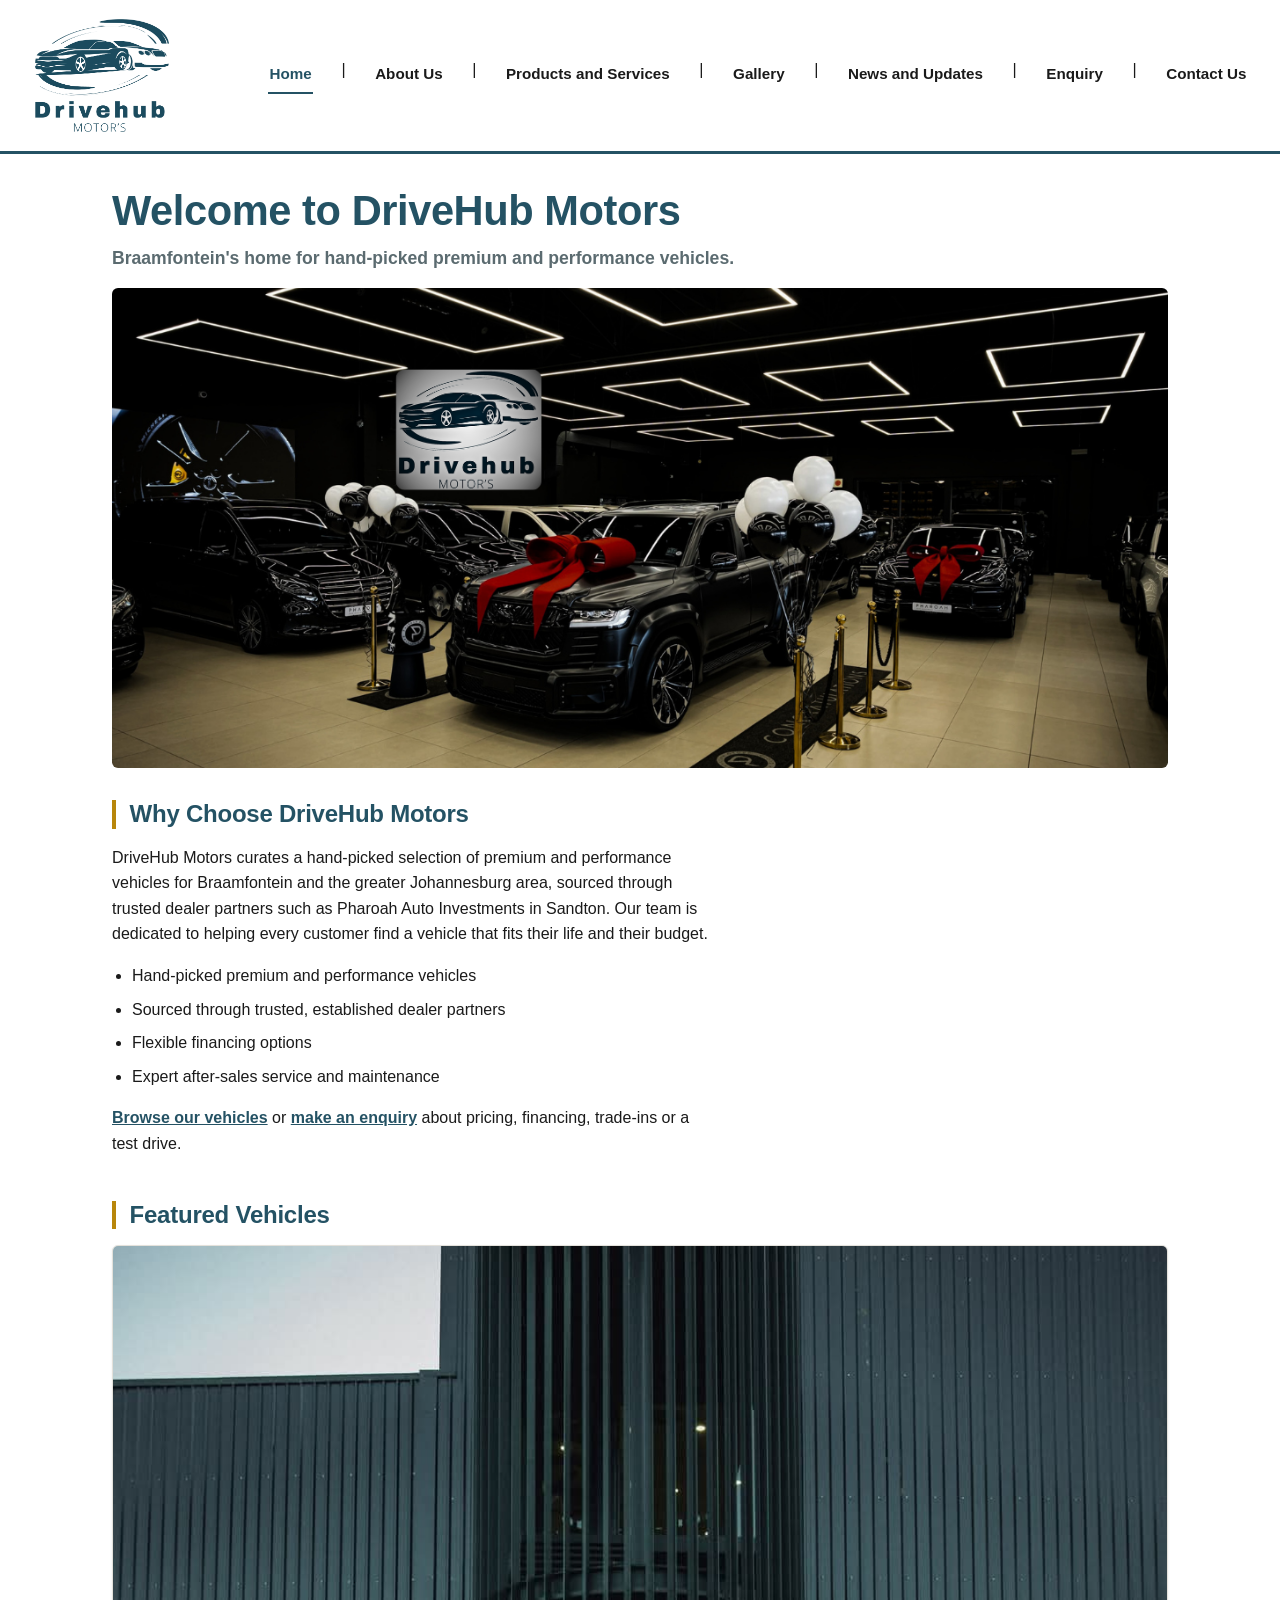
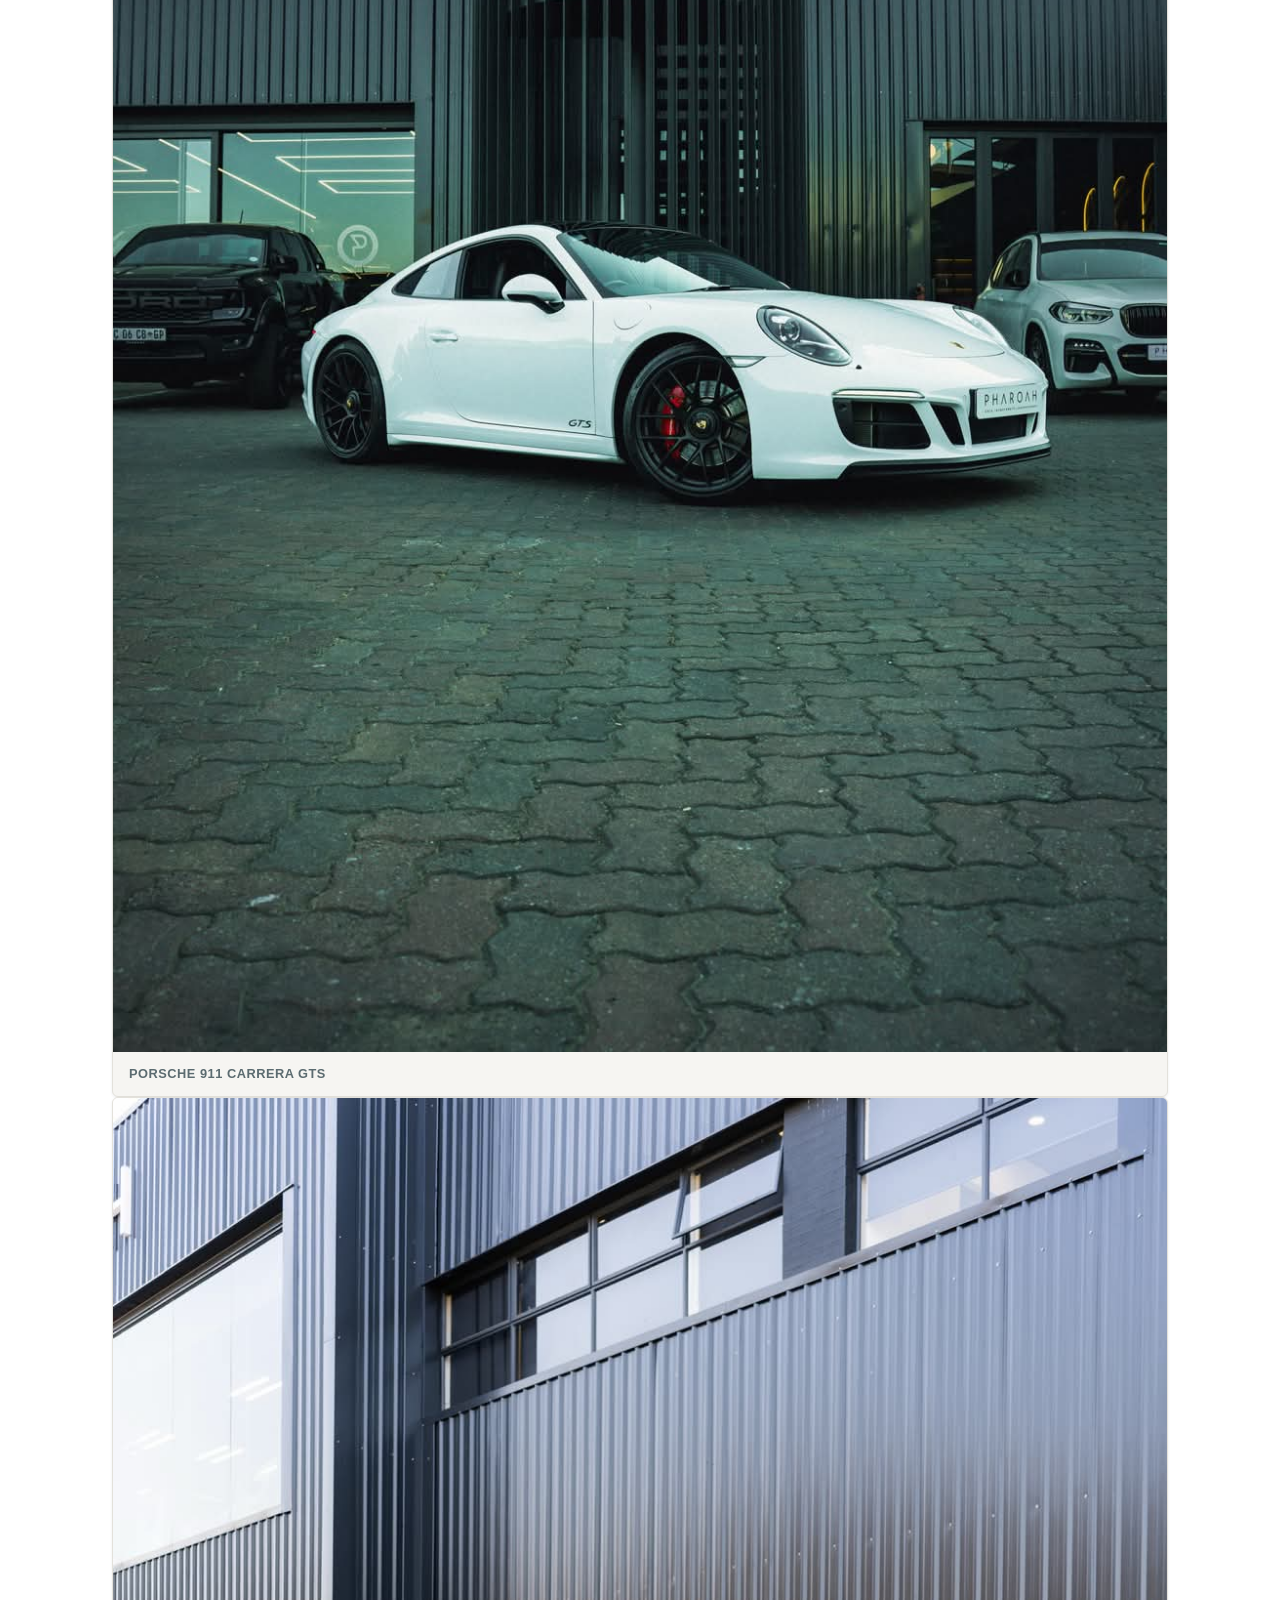
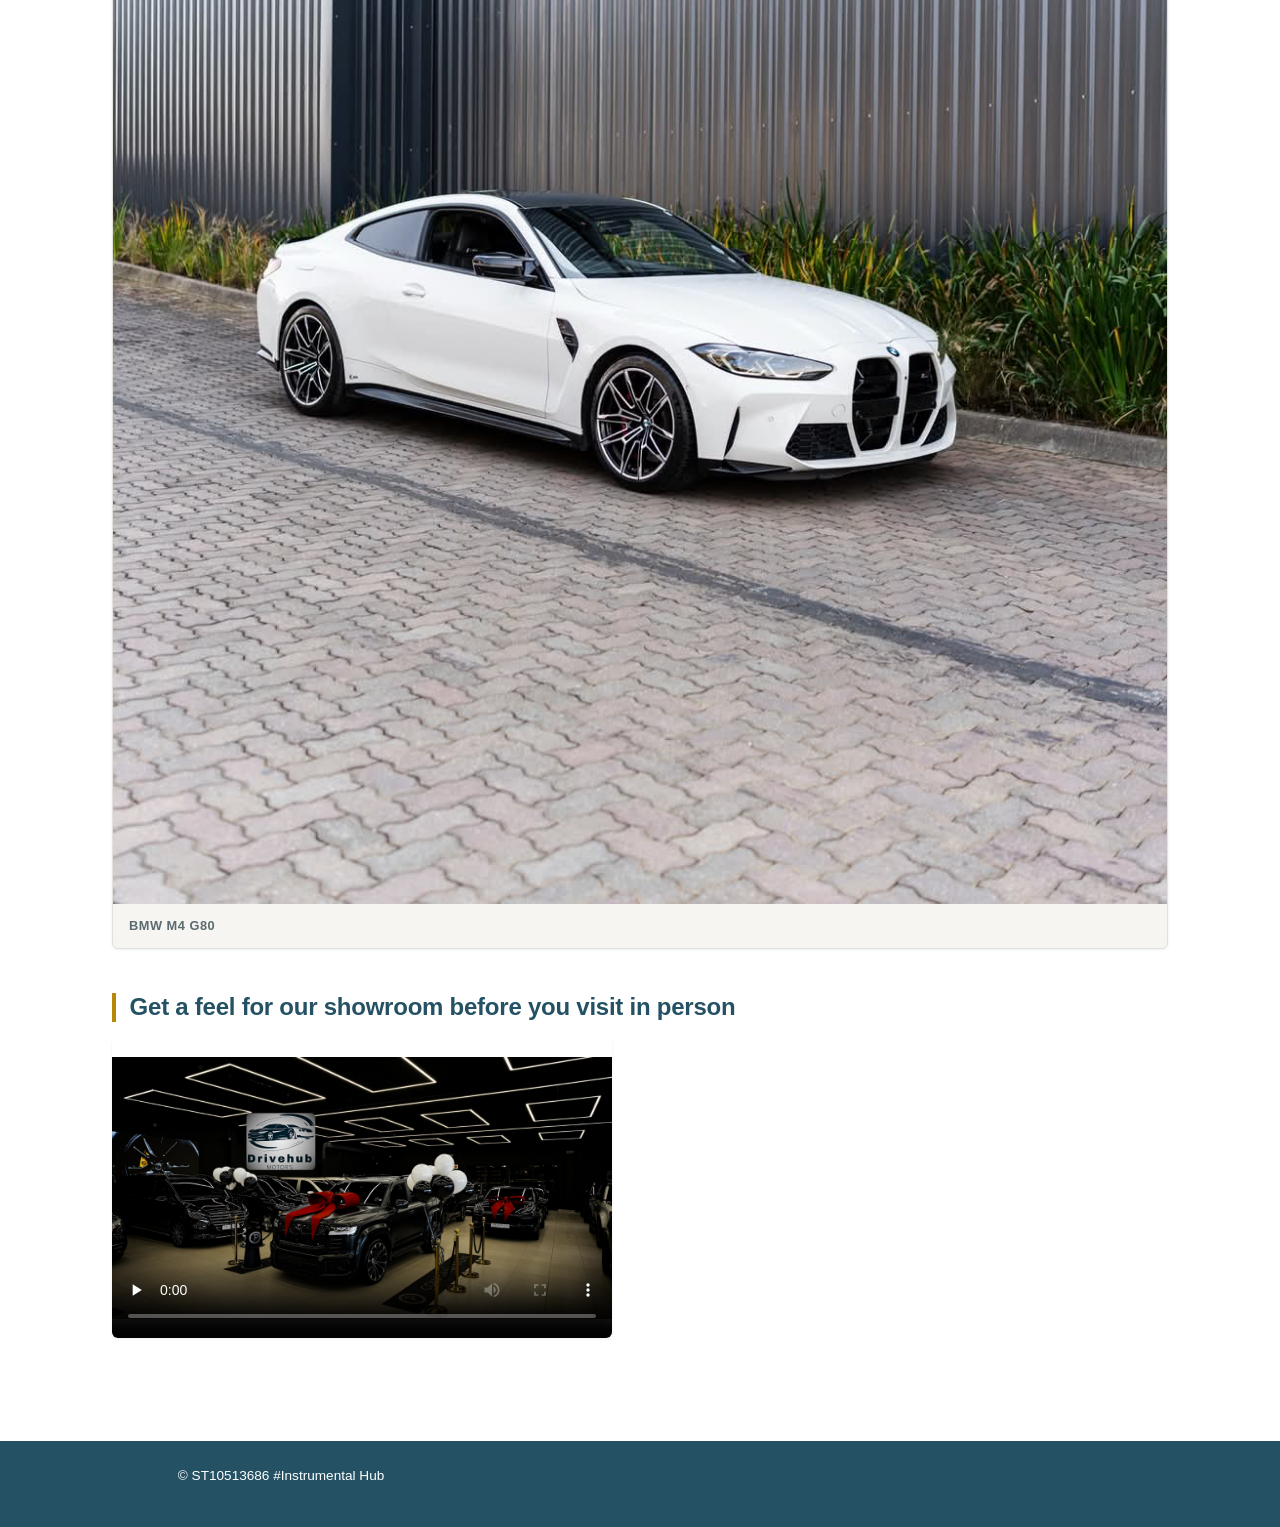
<file: index.html>
<!DOCTYPE html>
<html lang="en">
<head>
    <meta charset="UTF-8">
    <meta name="viewport" content="width=device-width, initial-scale=1.0">
    <title>Home | DriveHub Motors</title>
    <meta name="description" content="DriveHub Motors is Braamfontein's home for hand-picked premium and performance vehicles, sourced through trusted partners like Pharoah Auto Investments.">
    <meta name="keywords" content="car dealership Braamfontein, premium cars Johannesburg, performance vehicles, used cars Braamfontein">
    <meta name="robots" content="index, follow">
    <meta name="theme-color" content="#245264">
    <meta name="referrer" content="strict-origin-when-cross-origin">
    <meta http-equiv="Content-Security-Policy" content="default-src 'self'; script-src 'self'; style-src 'self' 'unsafe-inline'; img-src 'self' data:; media-src 'self'; connect-src 'self' https://jsonplaceholder.typicode.com; form-action 'self' https://jsonplaceholder.typicode.com; base-uri 'self'; object-src 'none'">
    <link rel="canonical" href="https://www.drivehubmotors.co.za/index.html">
    <meta property="og:type" content="website">
    <meta property="og:site_name" content="DriveHub Motors">
    <meta property="og:title" content="Home | DriveHub Motors">
    <meta property="og:description" content="DriveHub Motors is Braamfontein's home for hand-picked premium and performance vehicles, sourced through trusted partners like Pharoah Auto Investments.">
    <meta property="og:url" content="https://www.drivehubmotors.co.za/index.html">
    <meta property="og:image" content="https://www.drivehubmotors.co.za/IMAGE/drivehub-motors-showroom-hero.png">
    <link rel="stylesheet" href="CSS/style.css">
    <script type="application/ld+json">{"@context": "https://schema.org", "@type": "AutoDealer", "name": "DriveHub Motors", "url": "https://www.drivehubmotors.co.za/", "image": "https://www.drivehubmotors.co.za/IMAGE/drivehub-motors-showroom-hero.png", "email": "info@drivehubmotors.co.za", "address": {"@type": "PostalAddress", "streetAddress": "123 Jorissen Street", "addressLocality": "Braamfontein", "addressRegion": "Gauteng", "postalCode": "2001", "addressCountry": "ZA"}, "geo": {"@type": "GeoCoordinates", "latitude": -26.1925, "longitude": 28.0436}, "openingHoursSpecification": [{"@type": "OpeningHoursSpecification", "dayOfWeek": ["Monday", "Tuesday", "Wednesday", "Thursday", "Friday"], "opens": "08:00", "closes": "17:30"}, {"@type": "OpeningHoursSpecification", "dayOfWeek": "Saturday", "opens": "09:00", "closes": "14:00"}]}</script>
</head>

<body>

    <header>
        <a href="index.html">
            <img src="IMAGE/drivehub-motors-logo.png" width="160" height="136" alt="DriveHub Motors logo">
        </a>
        <nav aria-label="Main navigation">
            <a href="index.html" aria-current="page">Home</a> |
            <a href="about.html">About Us</a> |
            <a href="products-and-services.html">Products and Services</a> |
            <a href="gallery.html">Gallery</a> |
            <a href="news.html">News and Updates</a> |
            <a href="enquiry.html">Enquiry</a> |
            <a href="contact.html">Contact Us</a>
        </nav>
    </header>

    <main>
        <h1>Welcome to DriveHub Motors</h1>
        <p>Braamfontein's home for hand-picked premium and performance vehicles.</p>

        <img src="IMAGE/drivehub-motors-showroom-hero.png" width="1000" height="500" fetchpriority="high" alt="BMW M3 on the showroom floor at our partner dealership">

        <section>
            <h2>Why Choose DriveHub Motors</h2>
            <p>DriveHub Motors curates a hand-picked selection of premium and performance vehicles for Braamfontein and the greater Johannesburg area, sourced through trusted dealer partners such as Pharoah Auto Investments in Sandton. Our team is dedicated to helping every customer find a vehicle that fits their life and their budget.</p>
            <ul>
                <li>Hand-picked premium and performance vehicles</li>
                <li>Sourced through trusted, established dealer partners</li>
                <li>Flexible financing options</li>
                <li>Expert after-sales service and maintenance</li>
            </ul>
            <p>
                <a href="products-and-services.html">Browse our vehicles</a> or
                <a href="enquiry.html">make an enquiry</a> about pricing, financing, trade-ins or a test drive.
            </p>
        </section>

        <section>
            <h2>Featured Vehicles</h2>

            <figure>
                <img src="IMAGE/porsche-911-gts-front.jpg" width="350" height="467" alt="Porsche 911 Carrera GTS at our partner dealership" loading="lazy" decoding="async">
                <figcaption>Porsche 911 Carrera GTS</figcaption>
            </figure>

            <figure>
                <img src="IMAGE/bmw-m4-g80-front.jpg" width="350" height="467" alt="BMW M4 G80 at our partner dealership" loading="lazy" decoding="async">
                <figcaption>BMW M4 G80</figcaption>
            </figure>
        </section>

        <section>
            
            <h2>Get a feel for our showroom before you visit in person</h2>
            <video width="500" height="300" controls preload="none" poster="IMAGE/drivehub-motors-showroom-hero.png">
                <source src="IMAGE/showroom-walkthrough.mp4" type="video/mp4">
                Your browser does not support the video tag.
            </video>
            
        </section>
    </main>

    <footer>
        <p>&copy; ST10513686 #Instrumental Hub</p>
    </footer>
<script src="JAVASCRIPT/script.js"></script>
</body>
</html>
</file>
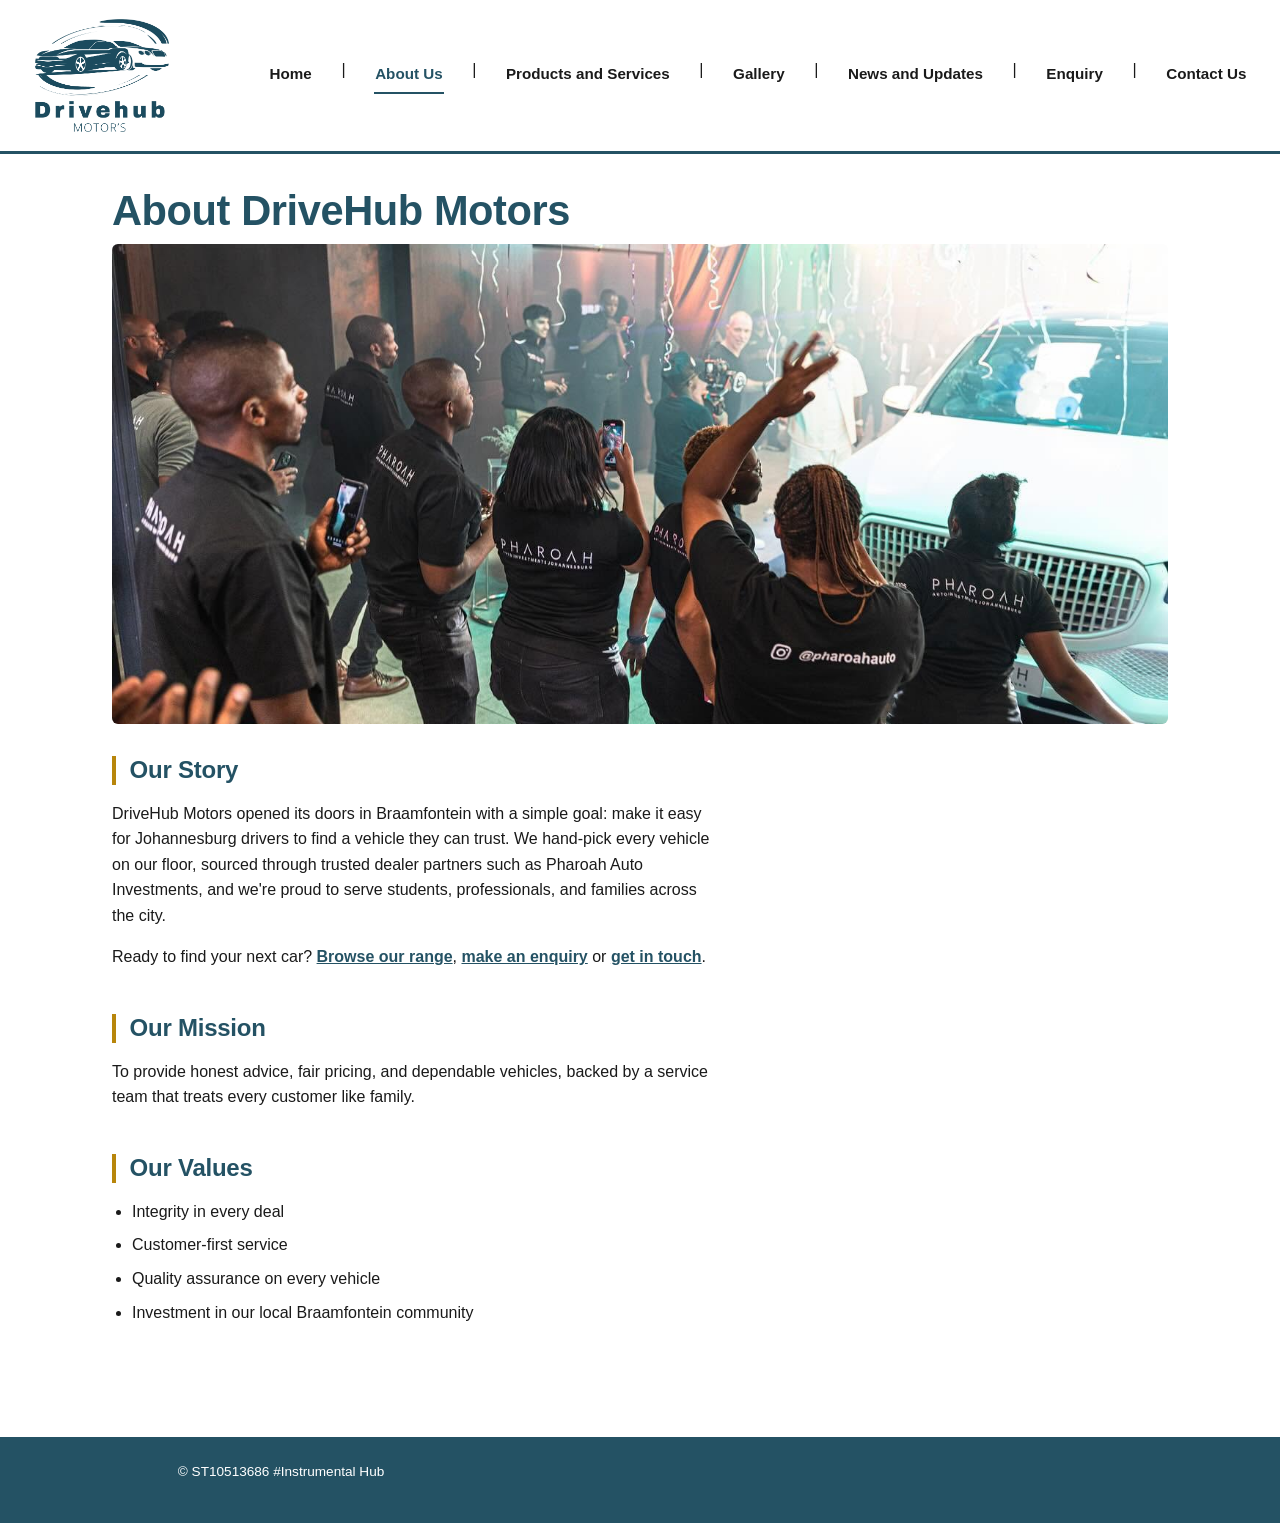
<file: about.html>
<!DOCTYPE html>
<html lang="en">
    
<head>
    <meta charset="UTF-8">
    <meta name="viewport" content="width=device-width, initial-scale=1.0">
    <title>About Us | DriveHub Motors</title>
    <meta name="description" content="Learn about DriveHub Motors, a Braamfontein-based dealership committed to quality vehicles and honest service.">
    <meta name="keywords" content="about DriveHub Motors, Braamfontein car dealership, trusted vehicle sales Johannesburg">
    <meta name="robots" content="index, follow">
    <meta name="theme-color" content="#245264">
    <meta name="referrer" content="strict-origin-when-cross-origin">
    <meta http-equiv="Content-Security-Policy" content="default-src 'self'; script-src 'self'; style-src 'self' 'unsafe-inline'; img-src 'self' data:; media-src 'self'; connect-src 'self' https://jsonplaceholder.typicode.com; form-action 'self' https://jsonplaceholder.typicode.com; base-uri 'self'; object-src 'none'">
    <link rel="canonical" href="https://www.drivehubmotors.co.za/about.html">
    <meta property="og:type" content="website">
    <meta property="og:site_name" content="DriveHub Motors">
    <meta property="og:title" content="About Us | DriveHub Motors">
    <meta property="og:description" content="Learn about DriveHub Motors, a Braamfontein-based dealership committed to quality vehicles and honest service.">
    <meta property="og:url" content="https://www.drivehubmotors.co.za/about.html">
    <meta property="og:image" content="https://www.drivehubmotors.co.za/IMAGE/drivehub-motors-showroom-hero.png">
    <link rel="stylesheet" href="CSS/style.css">
</head>
<body>

    <header>
        <a href="index.html">
            <img src="IMAGE/drivehub-motors-logo.png" width="160" height="136" alt="DriveHub Motors logo">
        </a>
        <nav aria-label="Main navigation">
            <a href="index.html">Home</a> |
            <a href="about.html" aria-current="page">About Us</a> |
            <a href="products-and-services.html">Products and Services</a> |
            <a href="gallery.html">Gallery</a> |
            <a href="news.html">News and Updates</a> |
            <a href="enquiry.html">Enquiry</a> |
            <a href="contact.html">Contact Us</a>
        </nav>
    </header>

    <main>
        <h1>About DriveHub Motors</h1>

        <img src="IMAGE/drivehub-sales-team.jpg" width="700" height="400" alt="DriveHub Motors sales team in the showroom">

        <section>
            <h2>Our Story</h2>
            <p>DriveHub Motors opened its doors in Braamfontein with a simple goal: make it easy for Johannesburg drivers to find a vehicle they can trust. We hand-pick every vehicle on our floor, sourced through trusted dealer partners such as Pharoah Auto Investments, and we're proud to serve students, professionals, and families across the city.</p>
            <p>Ready to find your next car? <a href="products-and-services.html">Browse our range</a>, <a href="enquiry.html">make an enquiry</a> or <a href="contact.html">get in touch</a>.</p>
        </section>

        <section>
            <h2>Our Mission</h2>
            <p>To provide honest advice, fair pricing, and dependable vehicles, backed by a service team that treats every customer like family.</p>
        </section>

        <section>
            <h2>Our Values</h2>
            <ul>
                <li>Integrity in every deal</li>
                <li>Customer-first service</li>
                <li>Quality assurance on every vehicle</li>
                <li>Investment in our local Braamfontein community</li>
            </ul>
        </section>
    </main>

    <footer>
        <p>&copy; ST10513686 #Instrumental Hub</p>
    </footer>
<script src="JAVASCRIPT/script.js"></script>
</body>
</html>
</file>
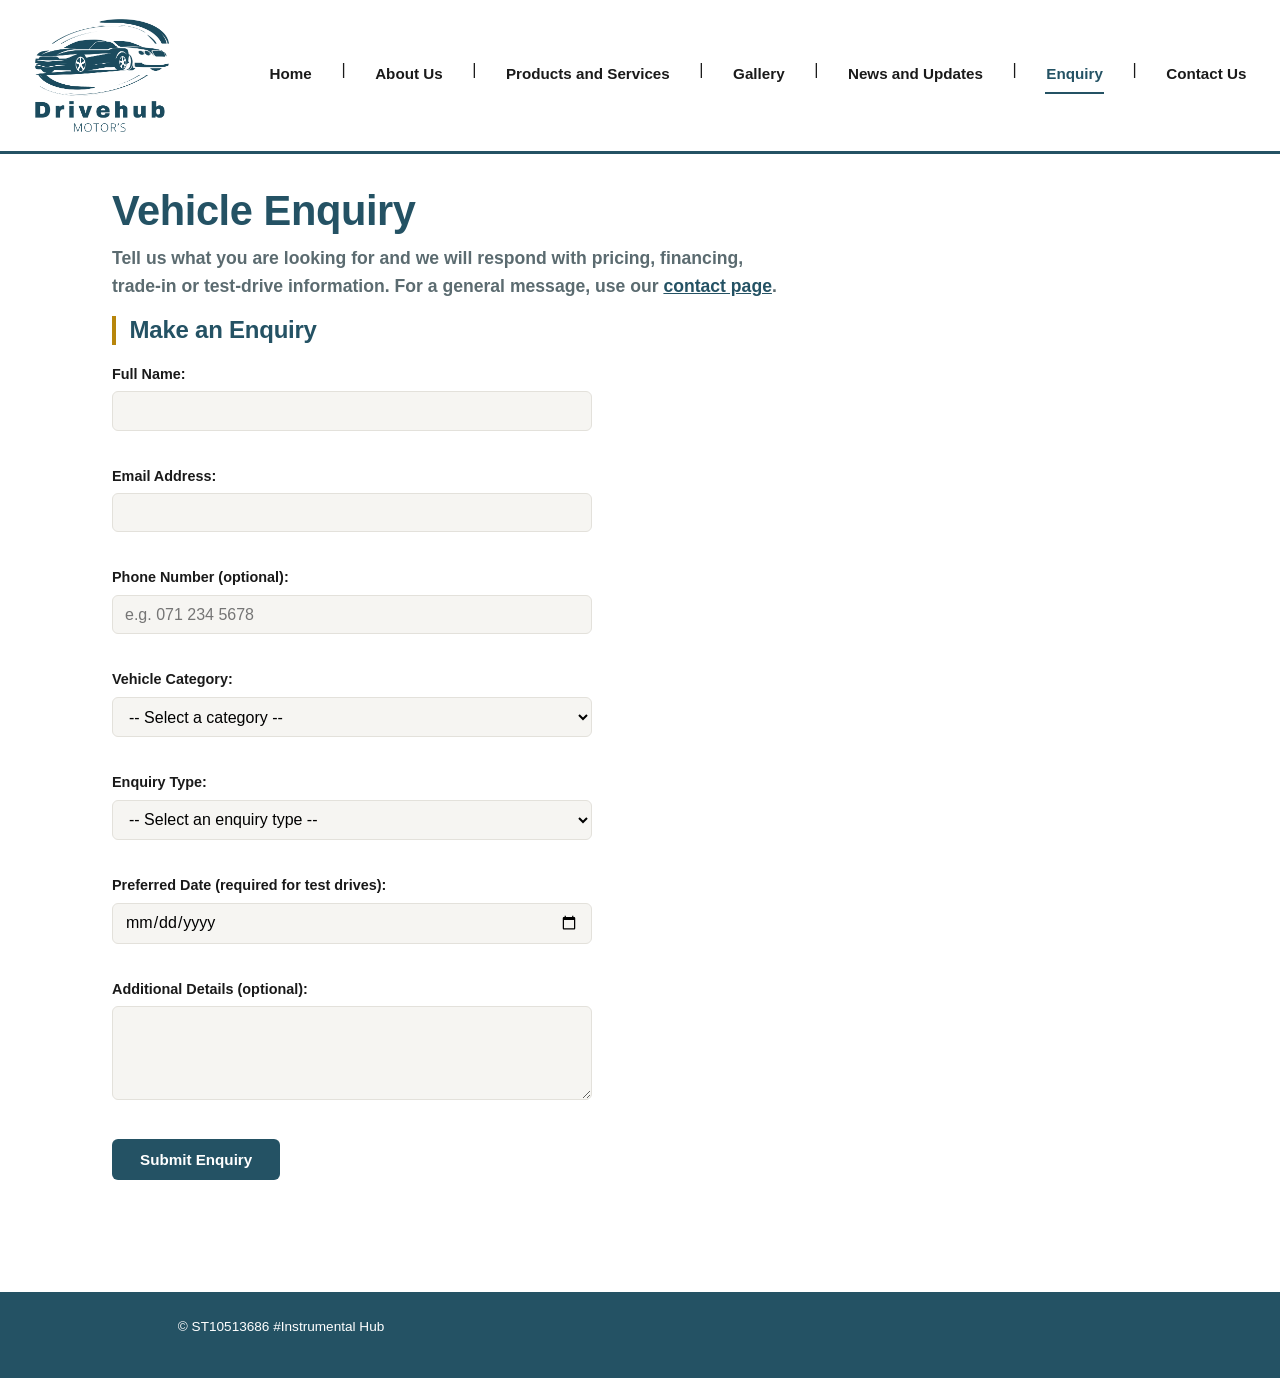
<file: enquiry.html>
<!DOCTYPE html>
<html lang="en">
<head>
    <meta charset="UTF-8">
    <meta name="viewport" content="width=device-width, initial-scale=1.0">
    <title>Enquiry | DriveHub Motors</title>
    <meta name="description" content="Enquire about pricing, financing, trade-ins or test drives at DriveHub Motors in Braamfontein. Get an instant response and book your test drive.">
    <meta name="keywords" content="vehicle enquiry Johannesburg, car financing quote, trade-in valuation, book a test drive">
    <meta name="robots" content="index, follow">
    <meta name="theme-color" content="#245264">
    <meta name="referrer" content="strict-origin-when-cross-origin">
    <meta http-equiv="Content-Security-Policy" content="default-src 'self'; script-src 'self'; style-src 'self' 'unsafe-inline'; img-src 'self' data:; media-src 'self'; connect-src 'self' https://jsonplaceholder.typicode.com; form-action 'self' https://jsonplaceholder.typicode.com; base-uri 'self'; object-src 'none'">
    <link rel="canonical" href="https://www.drivehubmotors.co.za/enquiry.html">
    <meta property="og:type" content="website">
    <meta property="og:site_name" content="DriveHub Motors">
    <meta property="og:title" content="Enquiry | DriveHub Motors">
    <meta property="og:description" content="Enquire about pricing, financing, trade-ins or test drives at DriveHub Motors in Braamfontein. Get an instant response and book your test drive.">
    <meta property="og:url" content="https://www.drivehubmotors.co.za/enquiry.html">
    <meta property="og:image" content="https://www.drivehubmotors.co.za/IMAGE/drivehub-motors-showroom-hero.png">
    <link rel="stylesheet" href="CSS/style.css">
</head>
<body>

    <header>
        <a href="index.html">
            <img src="IMAGE/drivehub-motors-logo.png" width="160" height="136" alt="DriveHub Motors logo">
        </a>
        <nav aria-label="Main navigation">
            <a href="index.html">Home</a> |
            <a href="about.html">About Us</a> |
            <a href="products-and-services.html">Products and Services</a> |
            <a href="gallery.html">Gallery</a> |
            <a href="news.html">News and Updates</a> |
            <a href="enquiry.html" aria-current="page">Enquiry</a> |
            <a href="contact.html">Contact Us</a>
        </nav>
    </header>

    <main>
        <h1>Vehicle Enquiry</h1>
        <p>Tell us what you are looking for and we will respond with pricing, financing, trade-in or test-drive information. For a general message, use our <a href="contact.html">contact page</a>.</p>

        <section>
            <h2>Make an Enquiry</h2>
            <form id="enquiry-form" action="https://jsonplaceholder.typicode.com/posts" method="post" novalidate>
                <p>
                    <label for="enq-name">Full Name:</label><br>
                    <input type="text" id="enq-name" name="name" maxlength="60" autocomplete="name">
                </p>
                <p>
                    <label for="enq-email">Email Address:</label><br>
                    <input type="email" id="enq-email" name="email" maxlength="100" autocomplete="email">
                </p>
                <p>
                    <label for="enq-phone">Phone Number (optional):</label><br>
                    <input type="tel" id="enq-phone" name="phone" maxlength="20" autocomplete="tel" placeholder="e.g. 071 234 5678">
                </p>
                <p>
                    <label for="enq-category">Vehicle Category:</label><br>
                    <select id="enq-category" name="category">
                        <option value="">-- Select a category --</option>
                        <option value="SUV">SUVs and Off-Roaders</option>
                        <option value="Sports and Performance">Sports and Performance</option>
                        <option value="Family and Premium">Family and Premium</option>
                    </select>
                </p>
                <p>
                    <label for="enq-type">Enquiry Type:</label><br>
                    <select id="enq-type" name="type">
                        <option value="">-- Select an enquiry type --</option>
                        <option value="purchase">Pricing and availability</option>
                        <option value="financing">Financing</option>
                        <option value="tradein">Trade-in valuation</option>
                        <option value="testdrive">Book a test drive</option>
                    </select>
                </p>
                <p>
                    <label for="enq-date">Preferred Date (required for test drives):</label><br>
                    <input type="date" id="enq-date" name="date">
                </p>
                <p>
                    <label for="enq-message">Additional Details (optional):</label><br>
                    <textarea id="enq-message" name="message" rows="4" cols="40" maxlength="500"></textarea>
                </p>
                <button type="submit">Submit Enquiry</button>
                <p class="form-status" role="status"></p>
            </form>
            <div id="enquiry-response" class="enquiry-response" role="status" aria-live="polite" hidden></div>
        </section>
    </main>

    <footer>
        <p>&copy; ST10513686 #Instrumental Hub</p>
    </footer>
<script src="JAVASCRIPT/script.js"></script>
</body>
</html>
</file>
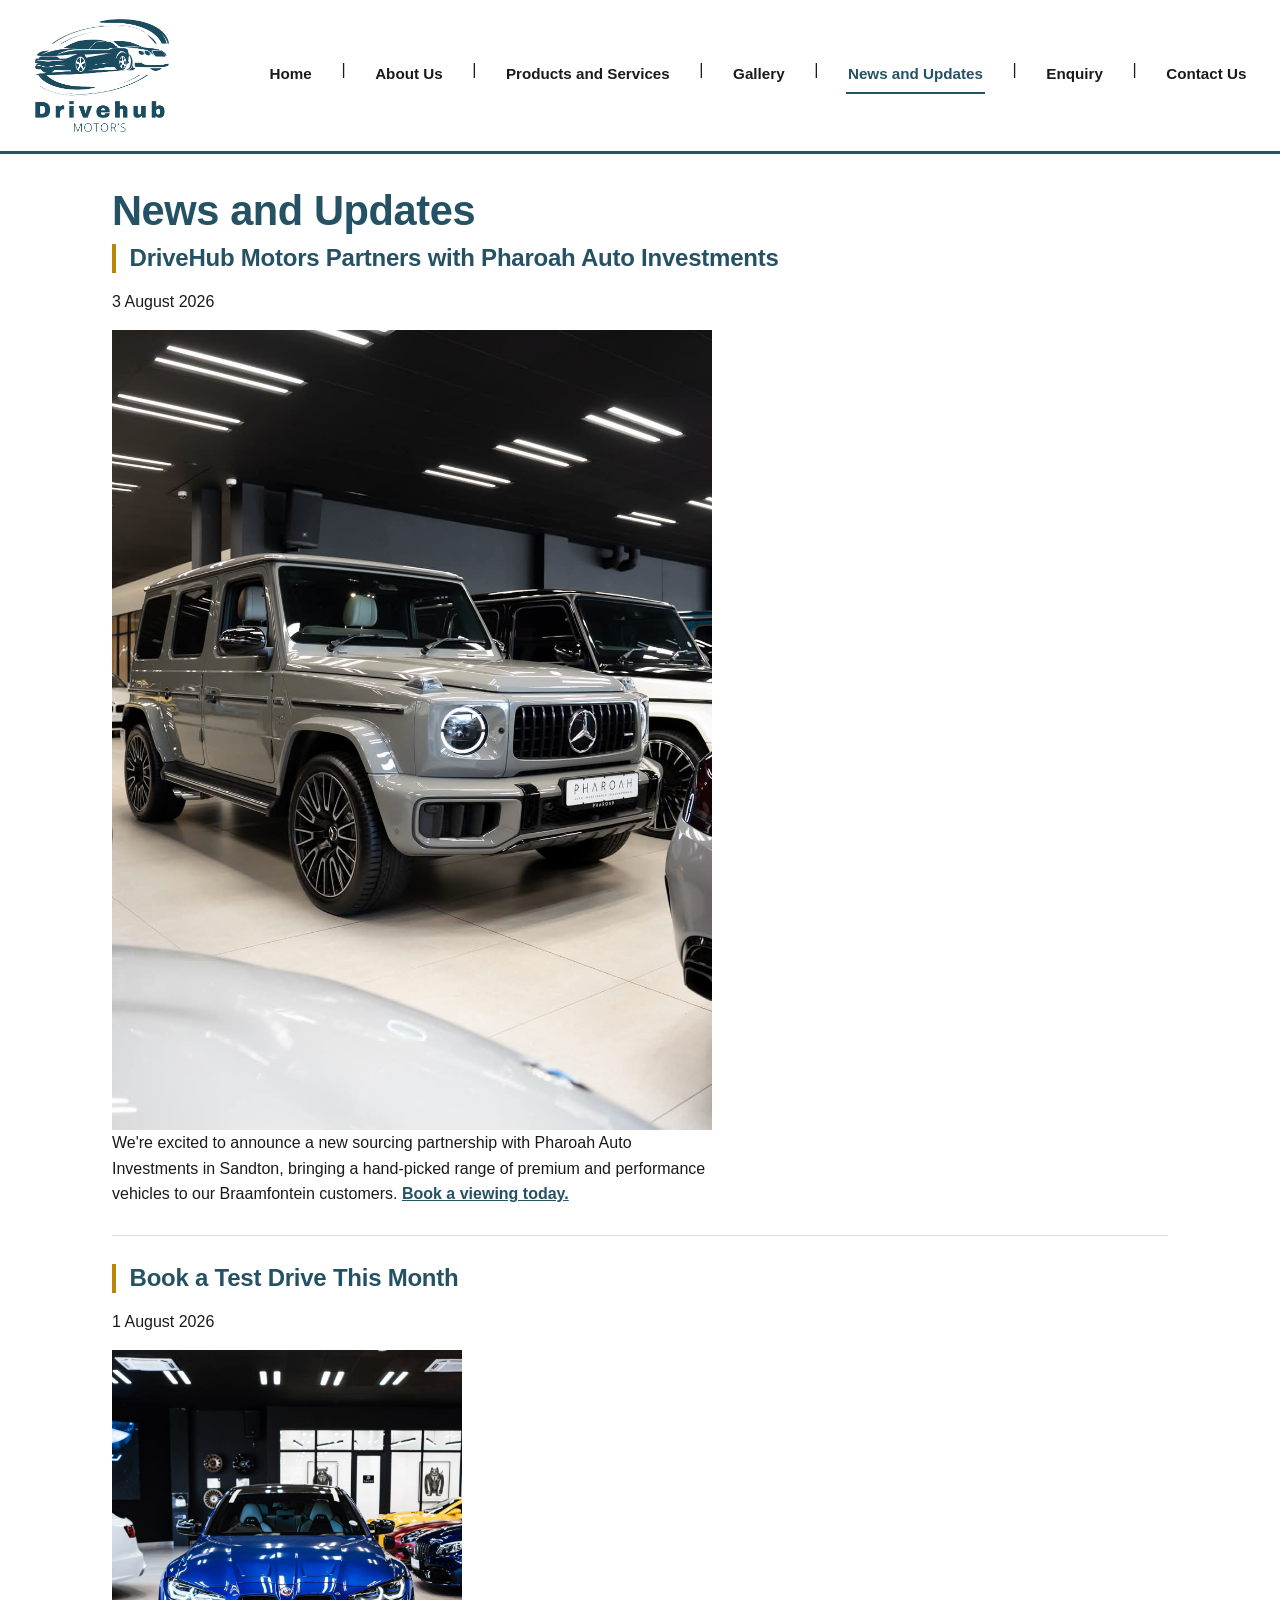
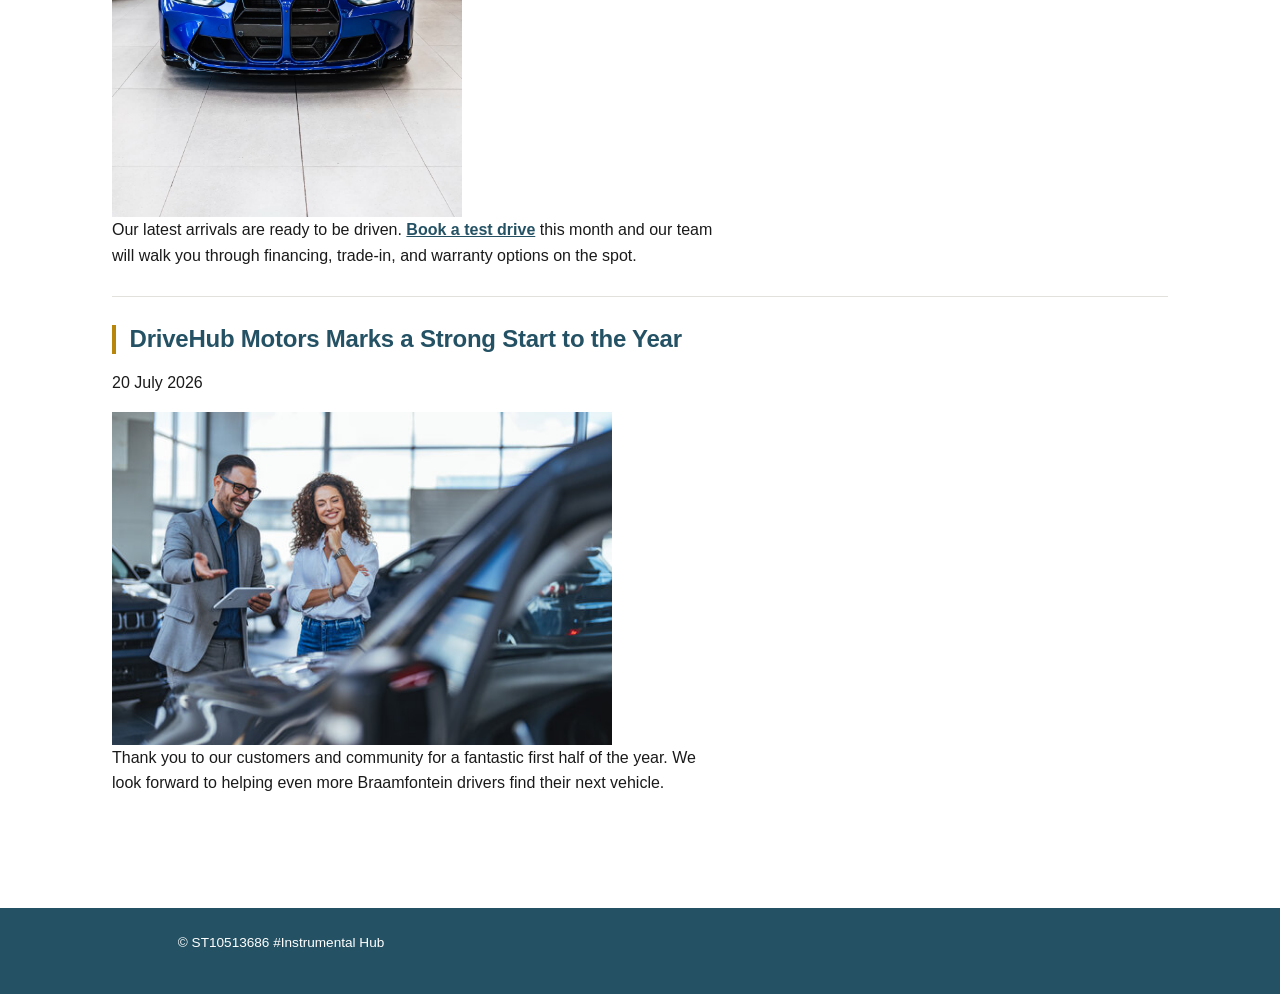
<file: news.html>
<!DOCTYPE html>
<html lang="en">
<head>
    <meta charset="UTF-8">
    <meta name="viewport" content="width=device-width, initial-scale=1.0">
    <title>News and Updates | DriveHub Motors</title>
    <meta name="description" content="Read the latest news and updates from DriveHub Motors, Braamfontein.">
    <meta name="keywords" content="DriveHub Motors news, new stock arrivals Johannesburg, test drive offers">
    <meta name="robots" content="index, follow">
    <meta name="theme-color" content="#245264">
    <meta name="referrer" content="strict-origin-when-cross-origin">
    <meta http-equiv="Content-Security-Policy" content="default-src 'self'; script-src 'self'; style-src 'self' 'unsafe-inline'; img-src 'self' data:; media-src 'self'; connect-src 'self' https://jsonplaceholder.typicode.com; form-action 'self' https://jsonplaceholder.typicode.com; base-uri 'self'; object-src 'none'">
    <link rel="canonical" href="https://www.drivehubmotors.co.za/news.html">
    <meta property="og:type" content="website">
    <meta property="og:site_name" content="DriveHub Motors">
    <meta property="og:title" content="News and Updates | DriveHub Motors">
    <meta property="og:description" content="Read the latest news and updates from DriveHub Motors, Braamfontein.">
    <meta property="og:url" content="https://www.drivehubmotors.co.za/news.html">
    <meta property="og:image" content="https://www.drivehubmotors.co.za/IMAGE/drivehub-motors-showroom-hero.png">
    <link rel="stylesheet" href="CSS/style.css">
</head>
<body>

    <header>
        <a href="index.html">
            <img src="IMAGE/drivehub-motors-logo.png" width="160" height="136" alt="DriveHub Motors logo">
        </a>
        <nav aria-label="Main navigation">
            <a href="index.html">Home</a> |
            <a href="about.html">About Us</a> |
            <a href="products-and-services.html">Products and Services</a> |
            <a href="gallery.html">Gallery</a> |
            <a href="news.html" aria-current="page">News and Updates</a> |
            <a href="enquiry.html">Enquiry</a> |
            <a href="contact.html">Contact Us</a>
        </nav>
    </header>

    <main>
        <h1>News and Updates</h1>

        <article>
            <h2>DriveHub Motors Partners with Pharoah Auto Investments</h2>
            <p><time datetime="2026-08-03">3 August 2026</time></p>
            <img src="IMAGE/mercedes-amg-g63-front.jpg" width="600" height="800" alt="Mercedes-AMG G63 newly listed through our Pharoah Auto partnership" loading="lazy" decoding="async">
            <p>We're excited to announce a new sourcing partnership with Pharoah Auto Investments in Sandton, bringing a hand-picked range of premium and performance vehicles to our Braamfontein customers. <a href="enquiry.html">Book a viewing today.</a></p>
        </article>

        <article>
            <h2>Book a Test Drive This Month</h2>
            <p><time datetime="2026-08-01">1 August 2026</time></p>
            <img src="IMAGE/bmw-m3-g80-front.jpg" width="350" height="500" alt="BMW M3 available for test drives this month" loading="lazy" decoding="async">
            <p>Our latest arrivals are ready to be driven. <a href="enquiry.html">Book a test drive</a> this month and our team will walk you through financing, trade-in, and warranty options on the spot.</p>
        </article>

        <article>
            <h2>DriveHub Motors Marks a Strong Start to the Year</h2>
            <p><time datetime="2026-07-20">20 July 2026</time></p>
            <img src="IMAGE/drivehub-staff-celebration.jpg" width="500" height="300" alt="DriveHub Motors staff celebrating in the showroom" loading="lazy" decoding="async">
            
            <p>Thank you to our customers and community for a fantastic first half of the year. We look forward to helping even more Braamfontein drivers find their next vehicle.</p>
        </article>
    </main>

    <footer>
        <p>&copy; ST10513686 #Instrumental Hub</p>
    </footer>
<script src="JAVASCRIPT/script.js"></script>
</body>
</html>
</file>
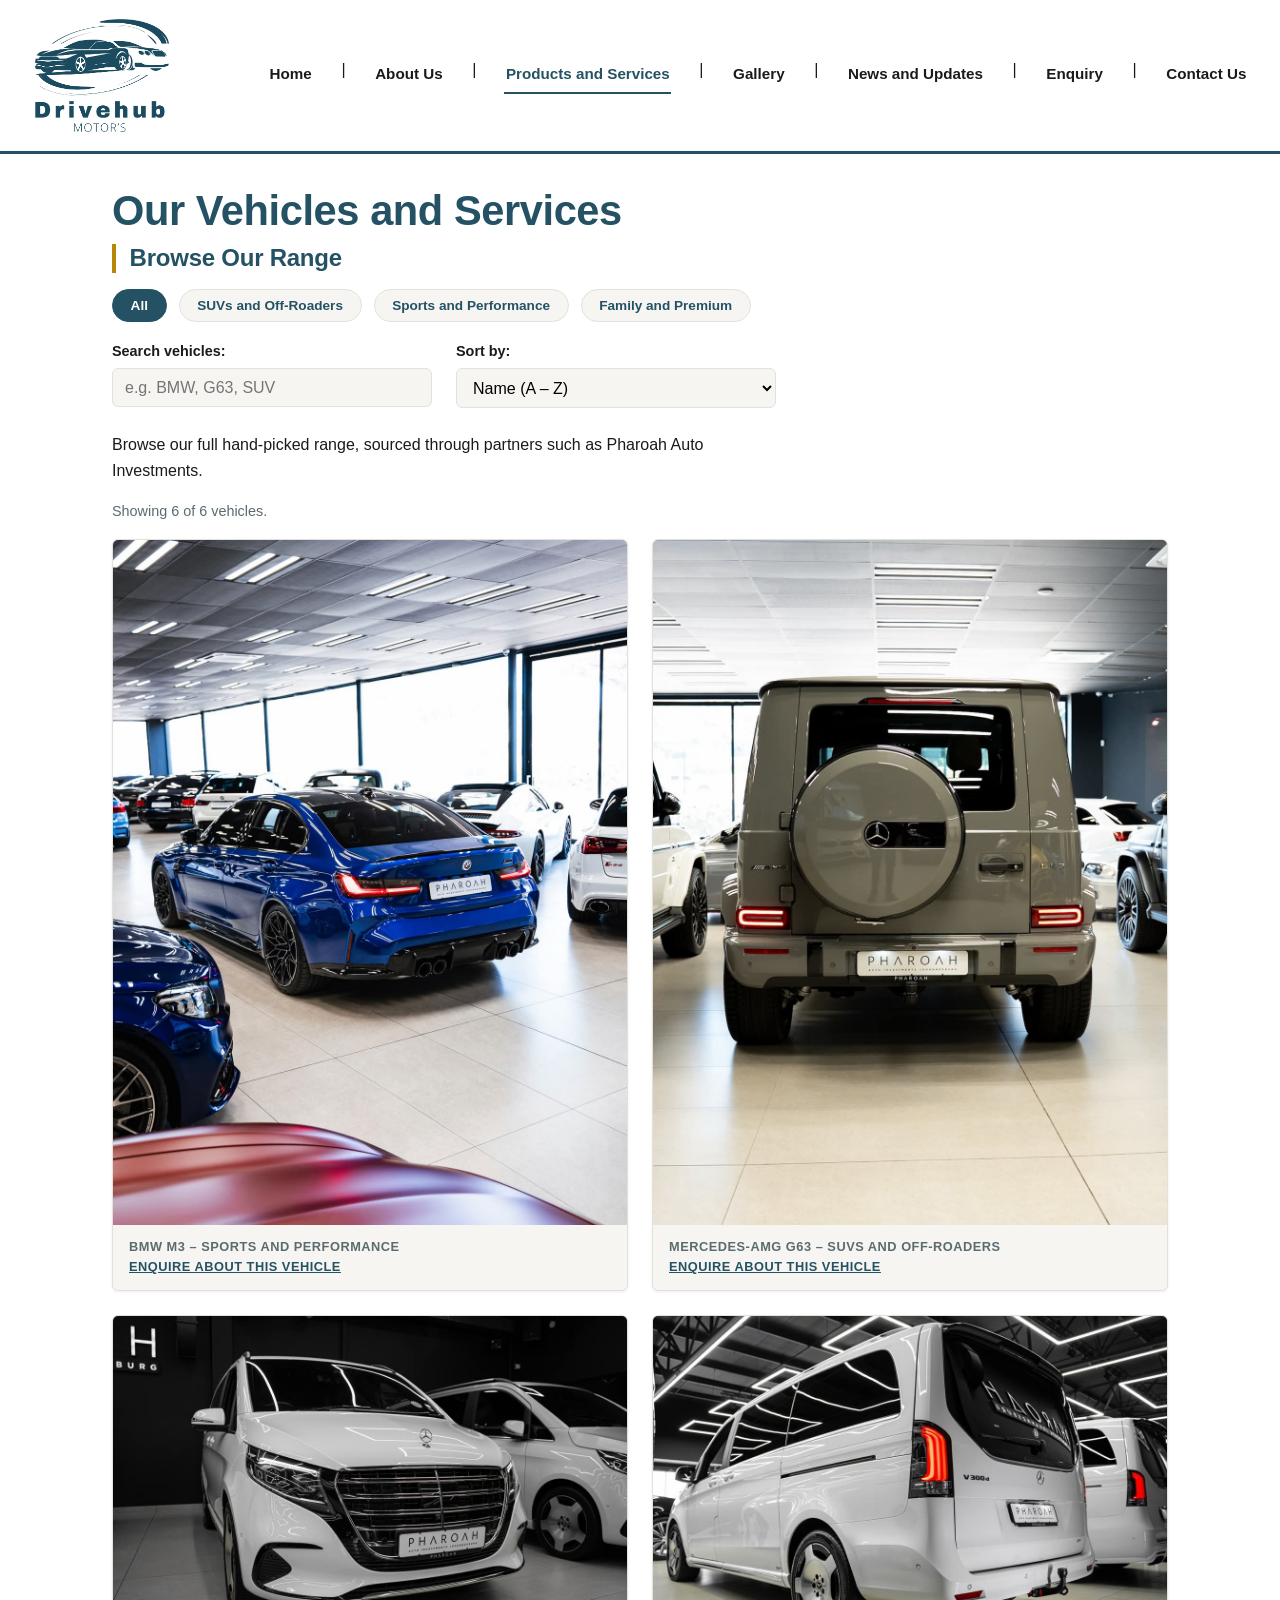
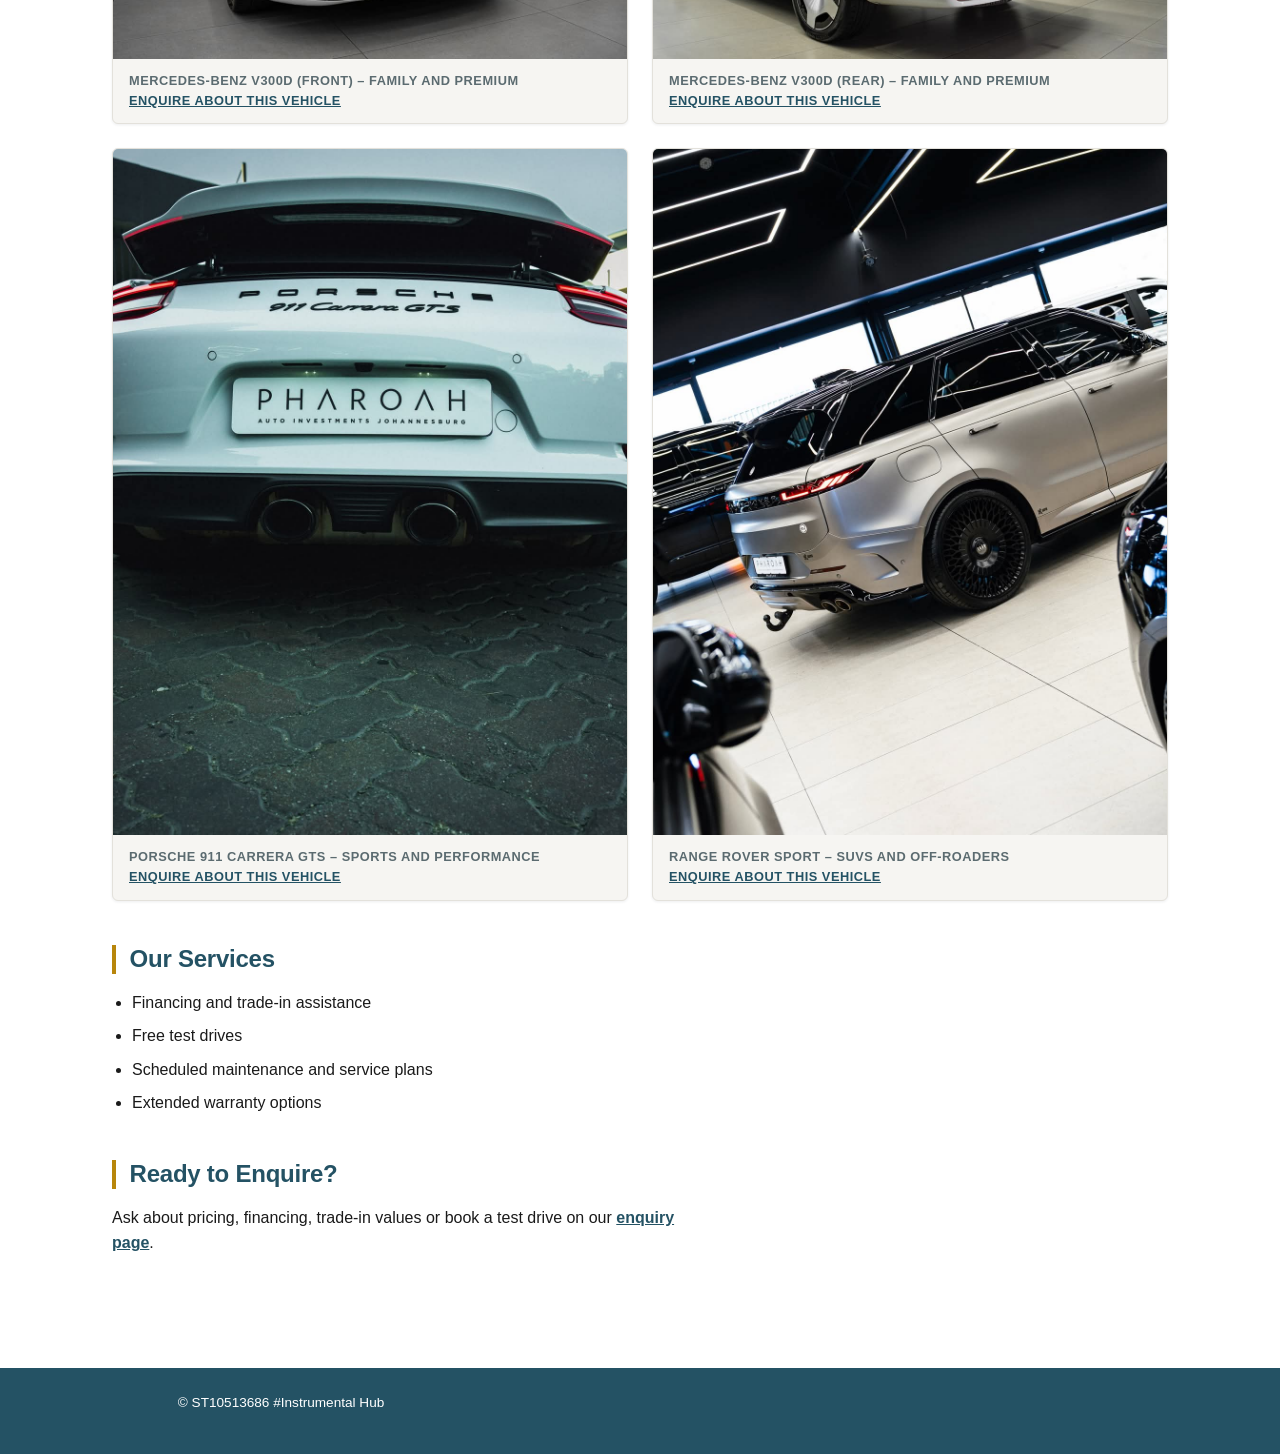
<file: products-and-services.html>
<!DOCTYPE html>
<html lang="en">
<head>
    <meta charset="UTF-8">
    <meta name="viewport" content="width=device-width, initial-scale=1.0">
    <title>Products and Services | DriveHub Motors</title>
    <meta name="description" content="Explore DriveHub Motors' hand-picked SUVs, performance cars, and premium vehicles, sourced through trusted partners like Pharoah Auto Investments.">
    <meta name="keywords" content="SUVs Johannesburg, sports cars Braamfontein, family vehicles, car financing, trade-in, test drive">
    <meta name="robots" content="index, follow">
    <meta name="theme-color" content="#245264">
    <meta name="referrer" content="strict-origin-when-cross-origin">
    <meta http-equiv="Content-Security-Policy" content="default-src 'self'; script-src 'self'; style-src 'self' 'unsafe-inline'; img-src 'self' data:; media-src 'self'; connect-src 'self' https://jsonplaceholder.typicode.com; form-action 'self' https://jsonplaceholder.typicode.com; base-uri 'self'; object-src 'none'">
    <link rel="canonical" href="https://www.drivehubmotors.co.za/products-and-services.html">
    <meta property="og:type" content="website">
    <meta property="og:site_name" content="DriveHub Motors">
    <meta property="og:title" content="Products and Services | DriveHub Motors">
    <meta property="og:description" content="Explore DriveHub Motors' hand-picked SUVs, performance cars, and premium vehicles, sourced through trusted partners like Pharoah Auto Investments.">
    <meta property="og:url" content="https://www.drivehubmotors.co.za/products-and-services.html">
    <meta property="og:image" content="https://www.drivehubmotors.co.za/IMAGE/drivehub-motors-showroom-hero.png">
    <link rel="stylesheet" href="CSS/style.css">
</head>
<body>

    <header>
        <a href="index.html">
            <img src="IMAGE/drivehub-motors-logo.png" width="160" height="136" alt="DriveHub Motors logo">
        </a>
        <nav aria-label="Main navigation">
            <a href="index.html">Home</a> |
            <a href="about.html">About Us</a> |
            <a href="products-and-services.html" aria-current="page">Products and Services</a> |
            <a href="gallery.html">Gallery</a> |
            <a href="news.html">News and Updates</a> |
            <a href="enquiry.html">Enquiry</a> |
            <a href="contact.html">Contact Us</a>
        </nav>
    </header>

    <main>
        <h1>Our Vehicles and Services</h1>

        <section>
            <h2>Browse Our Range</h2>
            <div class="filter-bar" role="group" aria-label="Filter vehicles by category">
                <button type="button" class="filter-btn active" data-filter="all">All</button>
                <button type="button" class="filter-btn" data-filter="suv">SUVs and Off-Roaders</button>
                <button type="button" class="filter-btn" data-filter="sports">Sports and Performance</button>
                <button type="button" class="filter-btn" data-filter="family">Family and Premium</button>
            </div>
            <div class="vehicle-controls">
                <div>
                    <label for="vehicle-search">Search vehicles:</label><br>
                    <input type="search" id="vehicle-search" name="vehicle-search" placeholder="e.g. BMW, G63, SUV" autocomplete="off">
                </div>
                <div>
                    <label for="vehicle-sort">Sort by:</label><br>
                    <select id="vehicle-sort" name="vehicle-sort">
                        <option value="name-asc">Name (A &ndash; Z)</option>
                        <option value="name-desc">Name (Z &ndash; A)</option>
                        <option value="category">Category</option>
                    </select>
                </div>
            </div>
            <p id="filter-description"></p>
            <p id="vehicle-count" class="vehicle-count" role="status" aria-live="polite"></p>
            <div id="vehicle-list" class="vehicle-grid"></div>
        </section>

        <section>
            <h2>Our Services</h2>
            <ul>
                <li>Financing and trade-in assistance</li>
                <li>Free test drives</li>
                <li>Scheduled maintenance and service plans</li>
                <li>Extended warranty options</li>
            </ul>
        </section>
        <section>
            <h2>Ready to Enquire?</h2>
            <p>Ask about pricing, financing, trade-in values or book a test drive on our <a href="enquiry.html">enquiry page</a>.</p>
        </section>
    </main>

    <footer>
        <p>&copy; ST10513686 #Instrumental Hub</p>
    </footer>
<script src="JAVASCRIPT/script.js"></script>
</body>
</html>
</file>
<file: CSS/style.css>
* {
    margin: 0;
    padding: 0;
    box-sizing: border-box;
}

img {
    max-width: 100%;
    height: auto;
    display: block;
}

a {
    color: inherit;
    text-decoration: none;
}

:root {
    --color-primary: #245264;      
    --color-primary-dark: #16333f;
    --color-accent: #b8860b;       
    --color-accent-dark: #93690a;
    --color-bg: #ffffff;
    --color-bg-alt: #f6f5f2;
    --color-border: #e3e1db;
    --color-text: #1a1a1a;
    --color-text-muted: #5b6b70;

    --font-heading: "Montserrat", "Segoe UI", Arial, sans-serif;
    --font-body: "Open Sans", "Segoe UI", Arial, sans-serif;

    --container-width: 1120px;
    --radius: 6px;
    --shadow-card: 0 1px 3px rgba(20, 40, 48, 0.08);
    --shadow-card-hover: 0 10px 24px rgba(20, 40, 48, 0.16);
}

body {
    font-family: var(--font-body);
    font-size: 1rem;
    line-height: 1.6;
    color: var(--color-text);
    background-color: var(--color-bg);
}

h1, h2, h3 {
    font-family: var(--font-heading);
    color: var(--color-primary);
    line-height: 1.2;
    font-weight: 700;
    letter-spacing: -0.01em;
}

h1 {
    font-size: clamp(1.8rem, 4vw, 2.6rem);
    margin-bottom: 0.5rem;
}

h2 {
    font-size: clamp(1.25rem, 2.5vw, 1.5rem);
    margin-bottom: 1rem;
    padding-left: 0.85rem;
    border-left: 4px solid var(--color-accent);
}

h3 {
    font-size: 1.05rem;
    font-weight: 600;
    margin-bottom: 0.5rem;
}

p {
    margin-bottom: 1rem;
    max-width: 68ch;
}

main > p:first-of-type {
    font-family: var(--font-heading);
    font-size: 1.1rem;
    color: var(--color-text-muted);
    font-weight: 600;
}

figcaption, .eyebrow {
    font-family: var(--font-heading);
    font-size: 0.8rem;
    font-weight: 600;
    letter-spacing: 0.04em;
    text-transform: uppercase;
    color: var(--color-text-muted);
}

header {
    display: flex;
    align-items: center;
    justify-content: space-between;
    flex-wrap: wrap;
    gap: 1rem 2rem;
    padding: 1rem 2rem;
    border-bottom: 3px solid var(--color-primary);
}

header a:first-child img {
    width: 140px;
    height: auto;
}

nav {
    display: flex;
    flex-wrap: wrap;
    gap: 0.5rem 1.75rem;
}

main ul {
    margin: 0 0 1rem 1.25rem;
}

main li {
    margin-bottom: 0.5rem;
}

nav a {
    font-family: var(--font-heading);
    font-weight: 600;
    font-size: 0.95rem;
    padding: 0.35rem 0.1rem;
    border-bottom: 2px solid transparent;
    transition: color 0.2s ease, border-color 0.2s ease;
}

nav a:hover,
nav a:focus-visible {
    color: var(--color-accent);
    border-bottom-color: var(--color-accent);
}

nav a[aria-current="page"] {
    color: var(--color-primary);
    border-bottom-color: var(--color-primary);
}

main {
    max-width: var(--container-width);
    margin: 0 auto;
    padding: 2rem 2rem 3rem;
}

main > img {
    width: 100%;
    max-height: 480px;
    object-fit: cover;
    border-radius: var(--radius);
    margin-bottom: 2rem;
}

section {
    margin-bottom: 2.75rem;
}

section:last-of-type {
    margin-bottom: 0;
}

footer {
    background-color: var(--color-primary);
    color: #ffffff;
    text-align: center;
    padding: 1.5rem;
    font-size: 0.85rem;
    margin-top: 3rem;
}

.vehicle-grid,
.gallery-grid {
    display: grid;
    grid-template-columns: repeat(2, 1fr);
    gap: 1.5rem;
    align-items: start;
}

.gallery-grid {
    grid-template-columns: repeat(3, 1fr);
}

article + article {
    border-top: 1px solid var(--color-border);
    padding-top: 1.75rem;
    margin-top: 1.75rem;
}

figure {
    background-color: var(--color-bg-alt);
    border: 1px solid var(--color-border);
    border-radius: var(--radius);
    overflow: hidden;
    box-shadow: var(--shadow-card);
    transition: transform 0.25s ease, box-shadow 0.25s ease;
}

figure:hover {
    transform: translateY(-4px);
    box-shadow: var(--shadow-card-hover);
}

figure img {
    width: 100%;
    height: auto;
    display: block;
}

figcaption {
    padding: 0.75rem 1rem;
}

.vehicle-grid > img {
    width: 100%;
    height: 340px;
    object-fit: cover;
    border-radius: var(--radius);
    box-shadow: var(--shadow-card);
}

button,
input[type="submit"] {
    font-family: var(--font-heading);
    font-weight: 600;
    font-size: 0.95rem;
    background-color: var(--color-primary);
    color: #ffffff;
    border: none;
    border-radius: var(--radius);
    padding: 0.75rem 1.75rem;
    cursor: pointer;
    transition: background-color 0.2s ease, transform 0.15s ease;
}

button:hover,
input[type="submit"]:hover {
    background-color: var(--color-accent);
}

button:active,
input[type="submit"]:active {
    transform: scale(0.98);
}

button:focus-visible,
a:focus-visible,
input:focus-visible,
textarea:focus-visible {
    outline: 3px solid var(--color-accent);
    outline-offset: 2px;
}

a[href^="tel:"],
a[href^="mailto:"] {
    color: var(--color-primary);
    font-weight: 600;
    border-bottom: 1px solid var(--color-accent);
}

form {
    max-width: 480px;
}

label {
    font-family: var(--font-heading);
    font-weight: 600;
    font-size: 0.9rem;
    display: inline-block;
    margin-bottom: 0.35rem;
}

input,
textarea {
    width: 100%;
    font-family: var(--font-body);
    font-size: 1rem;
    padding: 0.6rem 0.75rem;
    margin-bottom: 1rem;
    border: 1px solid var(--color-border);
    border-radius: var(--radius);
    background-color: var(--color-bg-alt);
    transition: border-color 0.2s ease;
}

input:hover,
textarea:hover {
    border-color: var(--color-primary);
}

table {
    width: 100%;
    border-collapse: collapse;
    margin-top: 1rem;
    box-shadow: var(--shadow-card);
    border-radius: var(--radius);
    overflow: hidden;
}

caption {
    font-family: var(--font-heading);
    font-weight: 600;
    text-align: left;
    margin-bottom: 0.5rem;
}

th, td {
    text-align: left;
    padding: 0.75rem 1rem;
    border-bottom: 1px solid var(--color-border);
}

th {
    background-color: var(--color-primary);
    color: #ffffff;
    font-family: var(--font-heading);
    font-weight: 600;
}

tbody tr:hover {
    background-color: var(--color-bg-alt);
}

iframe {
    width: 100%;
    max-width: 600px;
    border: 1px solid var(--color-border);
    border-radius: var(--radius);
}

video {
    width: 100%;
    max-width: 500px;
    border-radius: var(--radius);
    box-shadow: var(--shadow-card);
}

.reveal {
    opacity: 0;
    transform: translateY(16px);
    transition: opacity 0.6s ease, transform 0.6s ease;
}

.reveal.in-view {
    opacity: 1;
    transform: none;
}

@media (prefers-reduced-motion: reduce) {
    .reveal {
        opacity: 1;
        transform: none;
        transition: none;
    }
}

.filter-bar {
    display: flex;
    flex-wrap: wrap;
    gap: 0.75rem;
    margin-bottom: 1rem;
}

.filter-btn {
    font-family: var(--font-heading);
    font-weight: 600;
    font-size: 0.85rem;
    background-color: var(--color-bg-alt);
    color: var(--color-primary);
    border: 1px solid var(--color-border);
    border-radius: 999px;
    padding: 0.5rem 1.1rem;
    cursor: pointer;
    transition: background-color 0.2s ease, color 0.2s ease;
}

.filter-btn:hover {
    background-color: var(--color-bg-alt);
    border-color: var(--color-primary);
}

.filter-btn.active {
    background-color: var(--color-primary);
    color: #ffffff;
    border-color: var(--color-primary);
}

.lightbox {
    position: fixed;
    inset: 0;
    background-color: rgba(10, 20, 24, 0.9);
    display: flex;
    align-items: center;
    justify-content: center;
    flex-direction: column;
    gap: 1rem;
    padding: 2rem;
    z-index: 1000;
}

.lightbox[hidden] {
    display: none;
}

.lightbox-img {
    max-width: min(90vw, 700px);
    max-height: 70vh;
    width: auto;
    border-radius: var(--radius);
    box-shadow: 0 20px 50px rgba(0, 0, 0, 0.5);
}

.lightbox-caption {
    color: #ffffff;
    font-family: var(--font-heading);
    font-size: 0.9rem;
}

.lightbox-close,
.lightbox-prev,
.lightbox-next {
    position: absolute;
    background: rgba(255, 255, 255, 0.12);
    color: #ffffff;
    border: none;
    border-radius: 50%;
    width: 44px;
    height: 44px;
    font-size: 1.3rem;
    cursor: pointer;
    transition: background-color 0.2s ease;
}

.lightbox-close:hover,
.lightbox-prev:hover,
.lightbox-next:hover {
    background: rgba(255, 255, 255, 0.28);
}

.lightbox-close {
    top: 1.5rem;
    right: 1.5rem;
}

.lightbox-prev {
    left: 1.5rem;
    top: 50%;
    transform: translateY(-50%);
}

.lightbox-next {
    right: 1.5rem;
    top: 50%;
    transform: translateY(-50%);
}


input.invalid,
select.invalid,
textarea.invalid {
    border-color: #b3261e;
    background-color: #fdf1f0;
}

.field-error {
    display: block;
    color: #b3261e;
    font-size: 0.82rem;
    margin-top: -0.75rem;
    margin-bottom: 1rem;
}

.form-status {
    margin-top: 1rem;
    font-size: 0.9rem;
    font-weight: 600;
}

.form-status.error {
    color: #b3261e;
}

.form-status.pending {
    color: var(--color-text-muted);
}

.form-status.success {
    color: #1e7a34;
}

.enquiry-response {
    margin-top: 1.5rem;
    padding: 1.25rem 1.5rem;
    background-color: var(--color-bg-alt);
    border-left: 4px solid var(--color-accent);
    border-radius: var(--radius);
    max-width: 480px;
}

#map {
    width: 100%;
    max-width: 600px;
    height: 400px;
    border-radius: var(--radius);
    border: 1px solid var(--color-border);
    background-color: var(--color-bg-alt);
}

@media (max-width: 900px) {
    main {
        padding: 1.5rem 1.5rem 2.5rem;
    }

    .gallery-grid {
        grid-template-columns: repeat(2, 1fr);
    }
}

@media (max-width: 600px) {
    header {
        flex-direction: column;
        align-items: flex-start;
        padding: 1rem 1.25rem;
    }

    nav {
        gap: 0.5rem 1rem;
        font-size: 0.9rem;
    }

    main {
        padding: 1.25rem 1.25rem 2rem;
    }

    main > img {
        max-height: 260px;
    }

    .vehicle-grid,
    .gallery-grid {
        grid-template-columns: 1fr;
    }

    form {
        max-width: 100%;
    }

    .lightbox-img {
        max-height: 55vh;
    }

    .lightbox-prev,
    .lightbox-next {
        width: 36px;
        height: 36px;
        font-size: 1.1rem;
    }

    .filter-btn {
        font-size: 0.8rem;
        padding: 0.45rem 0.9rem;
    }
}
/* ---- Part 3 additions: search, sort, selects, enquiry links ---- */
select {
    width: 100%;
    font-family: var(--font-body);
    font-size: 1rem;
    padding: 0.6rem 0.75rem;
    margin-bottom: 1rem;
    border: 1px solid var(--color-border);
    border-radius: var(--radius);
    background-color: var(--color-bg-alt);
    transition: border-color 0.2s ease;
}

select:hover,
input[type="search"]:hover {
    border-color: var(--color-primary);
}

.vehicle-controls {
    display: flex;
    flex-wrap: wrap;
    gap: 1rem 1.5rem;
    margin: 1rem 0 0.5rem;
}

.vehicle-controls > div {
    flex: 1 1 220px;
    max-width: 320px;
}

.vehicle-count {
    font-size: 0.9rem;
    color: var(--color-text-muted);
    margin-bottom: 1rem;
}

figcaption a,
main p a,
.form-status a {
    color: var(--color-primary);
    text-decoration: underline;
    font-weight: 600;
}

figcaption a:hover,
main p a:hover,
.form-status a:hover {
    color: var(--color-accent-dark);
}

button:disabled {
    opacity: 0.6;
    cursor: not-allowed;
}
</file>
